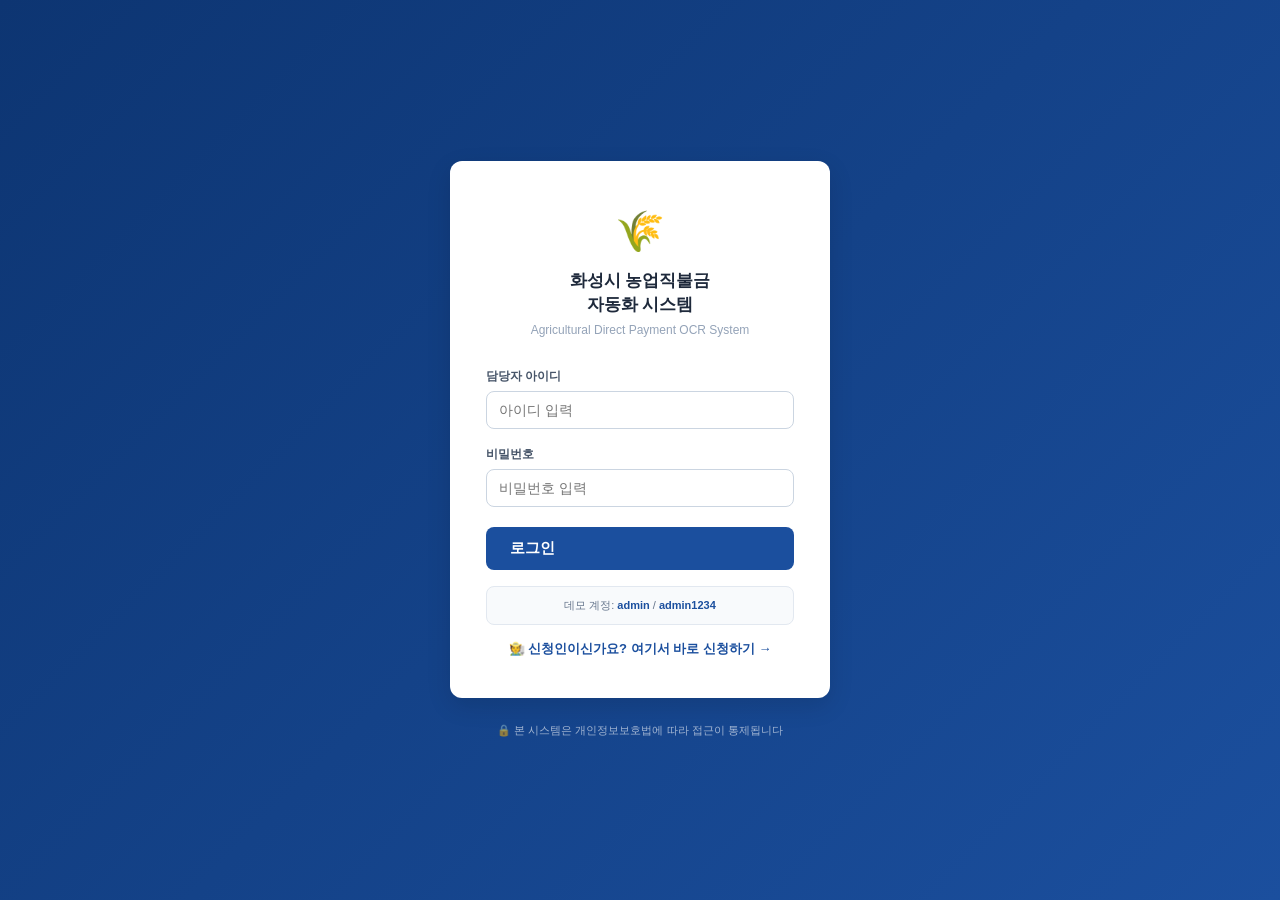
<file: staff/index.html>
<!DOCTYPE html>
<html lang="ko">
<head>
  <meta charset="UTF-8">
  <meta name="viewport" content="width=device-width, initial-scale=1.0">
  <title>화성시 농업직불금 자동화 시스템</title>
  <link rel="stylesheet" href="/shared/css/style.css">
  <style>
    .login-hint {
      margin-top: 16px;
      padding: 10px 14px;
      background: var(--gray-50);
      border: 1px solid var(--gray-200);
      border-radius: var(--radius);
      font-size: 11px;
      color: var(--gray-500);
      text-align: center;
    }
    .login-hint strong { color: var(--primary); }
    .error-msg {
      background: var(--danger-light);
      border: 1px solid var(--danger-border);
      color: var(--danger);
      padding: 10px 14px;
      border-radius: var(--radius);
      font-size: 13px;
      text-align: center;
      display: none;
    }
    .error-msg.visible { display: block; }
    .security-note {
      margin-top: 24px;
      display: flex;
      align-items: center;
      justify-content: center;
      gap: 6px;
      font-size: 11px;
      color: rgba(255,255,255,0.6);
    }
  </style>
</head>
<body>
  <div class="login-page">
    <div>
      <div class="login-card">
        <div class="login-logo">
          <span class="emblem">🌾</span>
          <h1>화성시 농업직불금<br>자동화 시스템</h1>
          <p>Agricultural Direct Payment OCR System</p>
        </div>

        <div class="error-msg" id="error-msg">
          아이디 또는 비밀번호가 올바르지 않습니다.
        </div>

        <form id="login-form">
          <div class="form-group">
            <label class="form-label" for="username">담당자 아이디</label>
            <input class="form-input" type="text" id="username" placeholder="아이디 입력" autocomplete="username">
          </div>
          <div class="form-group" style="margin-bottom:20px;">
            <label class="form-label" for="password">비밀번호</label>
            <input class="form-input" type="password" id="password" placeholder="비밀번호 입력" autocomplete="current-password">
          </div>
          <button class="btn btn-primary btn-lg" type="submit" style="width:100%;">로그인</button>
        </form>

        <div class="login-hint">
          데모 계정: <strong>admin</strong> / <strong>admin1234</strong>
        </div>

        <a href="/citizen/apply.html" style="display:block;margin-top:14px;text-align:center;
          font-size:13px;font-weight:600;color:var(--primary);text-decoration:none;">
          🧑‍🌾 신청인이신가요? 여기서 바로 신청하기 →
        </a>
      </div>

      <div class="security-note">
        🔒 본 시스템은 개인정보보호법에 따라 접근이 통제됩니다
      </div>
    </div>
  </div>

  <script>
    // 이미 로그인된 경우 대시보드로
    if (sessionStorage.getItem('isLoggedIn') === 'true') {
      location.href = 'dashboard.html';
    }

    document.getElementById('login-form').addEventListener('submit', function(e) {
      e.preventDefault();
      const id = document.getElementById('username').value.trim();
      const pw = document.getElementById('password').value;
      if (id === 'admin' && pw === 'admin1234') {
        sessionStorage.setItem('isLoggedIn', 'true');
        sessionStorage.setItem('userName', '김주무관');
        location.href = 'dashboard.html';
      } else {
        document.getElementById('error-msg').classList.add('visible');
      }
    });
  </script>
</body>
</html>
</file>
<file: shared/css/style.css>
:root {
  --primary: #1b4f9e;
  --primary-dark: #0d3572;
  --primary-light: #ebf0fa;
  --success: #27ae60;
  --success-light: #eafaf1;
  --success-border: #a9dfbf;
  --warning: #e67e22;
  --warning-light: #fef5e7;
  --warning-border: #f9ca8b;
  --danger: #e74c3c;
  --danger-light: #fdedec;
  --danger-border: #f5b7b1;
  --gray-50: #f8fafc;
  --gray-100: #f1f5f9;
  --gray-200: #e2e8f0;
  --gray-300: #cbd5e1;
  --gray-400: #94a3b8;
  --gray-500: #64748b;
  --gray-600: #475569;
  --gray-700: #334155;
  --gray-800: #1e293b;
  --white: #ffffff;
  --radius: 8px;
  --shadow-sm: 0 1px 3px rgba(0, 0, 0, 0.08);
  --shadow: 0 4px 12px rgba(0, 0, 0, 0.1);
  --shadow-lg: 0 8px 24px rgba(0, 0, 0, 0.12);
  --font: 'Malgun Gothic', '맑은 고딕', -apple-system, sans-serif;
}

* {
  margin: 0;
  padding: 0;
  box-sizing: border-box;
}

body {
  font-family: var(--font);
  background: var(--gray-100);
  color: var(--gray-800);
  font-size: 14px;
  line-height: 1.5;
}

/* ── Header ── */
.app-header {
  background: var(--primary);
  color: var(--white);
  height: 56px;
  display: flex;
  align-items: center;
  padding: 0 24px;
  gap: 12px;
  box-shadow: var(--shadow);
  position: sticky;
  top: 0;
  z-index: 100;
}
.app-header .logo {
  font-size: 16px;
  font-weight: 700;
  letter-spacing: -0.3px;
}
.app-header .subtitle {
  font-size: 12px;
  opacity: 0.75;
  margin-top: 1px;
}
.app-header nav {
  margin-left: auto;
  display: flex;
  align-items: center;
  gap: 8px;
}
.app-header nav a {
  color: rgba(255, 255, 255, 0.8);
  text-decoration: none;
  font-size: 13px;
  padding: 6px 12px;
  border-radius: var(--radius);
  transition: background 0.15s;
}
.app-header nav a:hover,
.app-header nav a.active {
  background: rgba(255, 255, 255, 0.15);
  color: var(--white);
}
.app-header .btn-logout {
  background: rgba(255, 255, 255, 0.1);
  border: 1px solid rgba(255, 255, 255, 0.2);
  color: var(--white);
  padding: 6px 14px;
  border-radius: var(--radius);
  cursor: pointer;
  font-size: 13px;
  font-family: var(--font);
  transition: background 0.15s;
}
.app-header .btn-logout:hover {
  background: rgba(255, 255, 255, 0.2);
}

/* ── Layout ── */
.page-wrapper {
  max-width: 1280px;
  margin: 0 auto;
  padding: 24px 24px 48px;
}
.page-title {
  font-size: 20px;
  font-weight: 700;
  color: var(--gray-800);
  margin-bottom: 20px;
}

/* ── Cards ── */
.card {
  background: var(--white);
  border-radius: var(--radius);
  border: 1px solid var(--gray-200);
  box-shadow: var(--shadow-sm);
  padding: 20px;
}
.card-title {
  font-size: 13px;
  font-weight: 600;
  color: var(--gray-500);
  text-transform: uppercase;
  letter-spacing: 0.5px;
  margin-bottom: 8px;
}

/* ── Stat Cards ── */
.stats-row {
  display: grid;
  grid-template-columns: repeat(3, 1fr);
  gap: 16px;
  margin-bottom: 24px;
}
.stat-card {
  background: var(--white);
  border-radius: var(--radius);
  border: 1px solid var(--gray-200);
  box-shadow: var(--shadow-sm);
  padding: 20px 24px;
  display: flex;
  flex-direction: column;
  gap: 6px;
}
.stat-card .stat-label {
  font-size: 12px;
  font-weight: 600;
  color: var(--gray-500);
  text-transform: uppercase;
  letter-spacing: 0.5px;
}
.stat-card .stat-value {
  font-size: 32px;
  font-weight: 700;
  color: var(--gray-800);
  line-height: 1;
}
.stat-card .stat-sub {
  font-size: 12px;
  color: var(--gray-400);
}
.stat-card.stat-warning .stat-value {
  color: var(--warning);
}
.stat-card.stat-danger .stat-value {
  color: var(--danger);
}
.stat-card.stat-success .stat-value {
  color: var(--success);
}

/* ── Buttons ── */
.btn {
  display: inline-flex;
  align-items: center;
  gap: 6px;
  padding: 8px 16px;
  border-radius: var(--radius);
  font-size: 13px;
  font-family: var(--font);
  font-weight: 600;
  cursor: pointer;
  border: none;
  transition: all 0.15s;
  text-decoration: none;
  white-space: nowrap;
}
.btn-primary {
  background: var(--primary);
  color: var(--white);
}
.btn-primary:hover {
  background: var(--primary-dark);
}
.btn-primary:disabled {
  background: var(--gray-300);
  color: var(--gray-400);
  cursor: not-allowed;
}
.btn-success {
  background: var(--success);
  color: var(--white);
}
.btn-success:hover {
  background: #219a52;
}
.btn-success:disabled {
  background: var(--gray-300);
  color: var(--gray-400);
  cursor: not-allowed;
}
.btn-outline {
  background: var(--white);
  color: var(--gray-700);
  border: 1px solid var(--gray-300);
}
.btn-outline:hover {
  background: var(--gray-50);
  border-color: var(--gray-400);
}
.btn-sm {
  padding: 5px 10px;
  font-size: 12px;
}
.btn-lg {
  padding: 12px 24px;
  font-size: 15px;
}

/* ── Upload Zone ── */
.upload-zone {
  border: 2px dashed var(--gray-300);
  border-radius: var(--radius);
  padding: 40px 24px;
  text-align: center;
  cursor: pointer;
  transition: all 0.2s;
  background: var(--gray-50);
}
.upload-zone:hover,
.upload-zone.drag-over {
  border-color: var(--primary);
  background: var(--primary-light);
}
.upload-zone .upload-icon {
  font-size: 40px;
  margin-bottom: 12px;
  display: block;
}
.upload-zone p {
  color: var(--gray-600);
  font-size: 14px;
  margin-bottom: 4px;
}
.upload-zone small {
  color: var(--gray-400);
  font-size: 12px;
}

/* ── Badge / Status ── */
.badge {
  display: inline-flex;
  align-items: center;
  gap: 4px;
  padding: 3px 10px;
  border-radius: 100px;
  font-size: 11px;
  font-weight: 600;
}
.badge-processing {
  background: #ebf0fa;
  color: var(--primary);
}
.badge-review {
  background: #fef5e7;
  color: var(--warning);
}
.badge-completed {
  background: var(--success-light);
  color: var(--success);
}
.badge-error {
  background: var(--danger-light);
  color: var(--danger);
}

/* ── Table ── */
.table-wrapper {
  overflow-x: auto;
  border-radius: var(--radius);
  border: 1px solid var(--gray-200);
}
table {
  width: 100%;
  border-collapse: collapse;
  background: var(--white);
}
thead th {
  background: var(--gray-50);
  padding: 12px 16px;
  text-align: left;
  font-size: 12px;
  font-weight: 600;
  color: var(--gray-500);
  text-transform: uppercase;
  letter-spacing: 0.4px;
  border-bottom: 1px solid var(--gray-200);
  white-space: nowrap;
}
tbody td {
  padding: 12px 16px;
  border-bottom: 1px solid var(--gray-100);
  color: var(--gray-700);
  font-size: 13px;
}
tbody tr:last-child td {
  border-bottom: none;
}
tbody tr:hover {
  background: var(--gray-50);
}
tbody tr.clickable {
  cursor: pointer;
}

/* ── Queue List ── */
.queue-list {
  list-style: none;
}
.queue-item {
  display: flex;
  align-items: center;
  gap: 12px;
  padding: 12px 16px;
  border-bottom: 1px solid var(--gray-100);
  transition: background 0.1s;
}
.queue-item:last-child {
  border-bottom: none;
}
.queue-item:hover {
  background: var(--gray-50);
}
.queue-item .file-icon {
  width: 36px;
  height: 36px;
  background: var(--primary-light);
  border-radius: 6px;
  display: flex;
  align-items: center;
  justify-content: center;
  font-size: 16px;
  flex-shrink: 0;
}
.queue-item .file-info {
  flex: 1;
  min-width: 0;
}
.queue-item .file-name {
  font-weight: 600;
  color: var(--gray-800);
  font-size: 13px;
  white-space: nowrap;
  overflow: hidden;
  text-overflow: ellipsis;
}
.queue-item .file-meta {
  font-size: 11px;
  color: var(--gray-400);
  margin-top: 2px;
}
.queue-item .queue-action {
  flex-shrink: 0;
}
.progress-bar {
  width: 100px;
  height: 4px;
  background: var(--gray-200);
  border-radius: 2px;
  overflow: hidden;
}
.progress-bar .fill {
  height: 100%;
  background: var(--primary);
  border-radius: 2px;
  transition: width 0.3s;
}

/* ── Login Page ── */
.login-page {
  min-height: 100vh;
  display: flex;
  align-items: center;
  justify-content: center;
  background: linear-gradient(
    135deg,
    var(--primary-dark) 0%,
    var(--primary) 100%
  );
}
.login-card {
  background: var(--white);
  border-radius: 12px;
  padding: 40px 36px;
  width: 380px;
  box-shadow: var(--shadow-lg);
}
.login-logo {
  text-align: center;
  margin-bottom: 28px;
}
.login-logo .emblem {
  font-size: 40px;
  display: block;
  margin-bottom: 8px;
}
.login-logo h1 {
  font-size: 17px;
  font-weight: 700;
  color: var(--gray-800);
  line-height: 1.4;
}
.login-logo p {
  font-size: 12px;
  color: var(--gray-400);
  margin-top: 4px;
}

/* ── Form Elements ── */
.form-group {
  margin-bottom: 16px;
}
.form-label {
  display: block;
  font-size: 12px;
  font-weight: 600;
  color: var(--gray-600);
  margin-bottom: 6px;
}
.form-input {
  width: 100%;
  padding: 10px 12px;
  border: 1.5px solid var(--gray-300);
  border-radius: var(--radius);
  font-size: 14px;
  font-family: var(--font);
  color: var(--gray-800);
  transition:
    border-color 0.15s,
    box-shadow 0.15s;
  outline: none;
  background: var(--white);
}
.form-input:focus {
  border-color: var(--primary);
  box-shadow: 0 0 0 3px rgba(27, 79, 158, 0.12);
}
.form-input.confidence-high {
  border-color: var(--success);
  background: var(--success-light);
}
.form-input.confidence-high:focus {
  box-shadow: 0 0 0 3px rgba(39, 174, 96, 0.15);
}
.form-input.confidence-mid {
  border-color: var(--warning);
  background: var(--warning-light);
}
.form-input.confidence-mid:focus {
  box-shadow: 0 0 0 3px rgba(230, 126, 34, 0.15);
}
.form-input.confidence-low {
  border-color: var(--danger);
  background: var(--danger-light);
}
.form-input.confidence-low:focus {
  box-shadow: 0 0 0 3px rgba(231, 76, 60, 0.15);
}
.form-input.input-error {
  border-color: var(--danger) !important;
  background: var(--danger-light) !important;
}
.field-error {
  font-size: 11px;
  color: var(--danger);
  margin-top: 4px;
  display: none;
}
.field-error.visible {
  display: block;
}

/* ── Confidence Badge ── */
.confidence-badge {
  display: inline-flex;
  align-items: center;
  gap: 4px;
  font-size: 11px;
  font-weight: 600;
  padding: 2px 8px;
  border-radius: 100px;
}
.confidence-badge.high {
  background: var(--success-light);
  color: var(--success);
}
.confidence-badge.mid {
  background: var(--warning-light);
  color: var(--warning);
}
.confidence-badge.low {
  background: var(--danger-light);
  color: var(--danger);
}

/* ── Review Page ── */
.review-layout {
  display: grid;
  grid-template-columns: 60% 40%;
  gap: 20px;
  height: calc(100vh - 56px);
}
.image-panel {
  background: var(--gray-800);
  display: flex;
  flex-direction: column;
  overflow: hidden;
}
.image-panel-header {
  background: var(--gray-700);
  padding: 10px 16px;
  display: flex;
  align-items: center;
  gap: 8px;
  flex-shrink: 0;
}
.image-panel-header span {
  color: var(--gray-300);
  font-size: 12px;
  font-weight: 600;
}
.page-nav-btn {
  background: var(--gray-600);
  border: 1px solid var(--gray-500);
  color: var(--gray-200);
  border-radius: 4px;
  padding: 3px 10px;
  font-size: 11px;
  cursor: pointer;
  font-family: var(--font);
  transition: background 0.15s;
}
.page-nav-btn:hover {
  background: var(--primary);
  border-color: var(--primary);
  color: #fff;
}
.page-nav-btn.active {
  background: var(--primary);
  border-color: var(--primary);
  color: #fff;
  font-weight: 600;
}
.image-scroll {
  flex: 1;
  overflow-y: auto;
  overflow-x: hidden;
  padding: 16px;
}
/* 실제 이미지: 원본 비율 그대로, 가로 이미지는 가로로 */
.image-scroll img {
  width: 100%;
  height: auto;
  max-width: 100%;
  display: block;
  border-radius: 4px;
  box-shadow: 0 4px 20px rgba(0, 0, 0, 0.4);
}
/* 목 캔버스: A4 세로 형식 고정 */
.image-scroll canvas {
  width: 100%;
  max-width: 595px;
  height: auto;
  display: block;
  border-radius: 4px;
  box-shadow: 0 4px 20px rgba(0, 0, 0, 0.4);
  margin: 0 auto;
}
.form-panel {
  display: flex;
  flex-direction: column;
  overflow: hidden;
  background: var(--white);
}
.form-panel-header {
  padding: 16px 20px 12px;
  border-bottom: 1px solid var(--gray-200);
  flex-shrink: 0;
  background: var(--white);
}
.form-panel-header h2 {
  font-size: 15px;
  font-weight: 700;
  color: var(--gray-800);
}
.form-panel-header .app-meta {
  font-size: 11px;
  color: var(--gray-400);
  margin-top: 2px;
}
.confidence-legend {
  display: flex;
  gap: 12px;
  padding: 10px 20px;
  background: var(--gray-50);
  border-bottom: 1px solid var(--gray-200);
  flex-shrink: 0;
}
.legend-item {
  display: flex;
  align-items: center;
  gap: 5px;
  font-size: 11px;
  color: var(--gray-600);
}
.legend-dot {
  width: 10px;
  height: 10px;
  border-radius: 50%;
  flex-shrink: 0;
}
.legend-dot.high {
  background: var(--success);
}
.legend-dot.mid {
  background: var(--warning);
}
.legend-dot.low {
  background: var(--danger);
}
.form-scroll {
  flex: 1;
  overflow-y: auto;
  padding: 16px 20px;
}
.form-section {
  margin-bottom: 24px;
}
.form-section-title {
  font-size: 12px;
  font-weight: 700;
  color: var(--gray-500);
  text-transform: uppercase;
  letter-spacing: 0.5px;
  border-bottom: 1px solid var(--gray-200);
  padding-bottom: 8px;
  margin-bottom: 14px;
}
.review-field {
  margin-bottom: 14px;
  position: relative;
}
.review-field-label {
  display: flex;
  align-items: center;
  gap: 8px;
  margin-bottom: 5px;
}
.review-field-label .label-text {
  font-size: 12px;
  font-weight: 600;
  color: var(--gray-600);
}
.review-field-check {
  margin-top: 6px;
  display: flex;
  align-items: center;
  gap: 6px;
}
.review-field-check input[type='checkbox'] {
  width: 15px;
  height: 15px;
  cursor: pointer;
  accent-color: var(--primary);
}
.review-field-check label {
  font-size: 11px;
  color: var(--gray-500);
  cursor: pointer;
}
.form-panel-footer {
  padding: 14px 20px;
  border-top: 1px solid var(--gray-200);
  display: flex;
  align-items: center;
  gap: 10px;
  background: var(--white);
  flex-shrink: 0;
}
.footer-hint {
  font-size: 11px;
  color: var(--gray-400);
  margin-left: auto;
}

/* ── Crop Tooltip ── */
#crop-tooltip {
  position: fixed;
  display: none;
  background: var(--white);
  border: 2px solid var(--primary);
  border-radius: 8px;
  padding: 6px;
  box-shadow: var(--shadow-lg);
  pointer-events: none;
  z-index: 9999;
}
#crop-tooltip .tooltip-label {
  font-size: 10px;
  font-weight: 600;
  color: var(--primary);
  margin-bottom: 4px;
  text-align: center;
}
#crop-tooltip canvas {
  display: block;
  border-radius: 4px;
}

/* ── Completed Page ── */
.export-bar {
  display: flex;
  align-items: center;
  gap: 10px;
  margin-bottom: 16px;
}
.export-bar .export-label {
  font-size: 13px;
  color: var(--gray-600);
  margin-right: auto;
}
.masked {
  color: var(--gray-400);
  letter-spacing: 1px;
}

/* ── Scrollbar ── */
::-webkit-scrollbar {
  width: 6px;
  height: 6px;
}
::-webkit-scrollbar-track {
  background: transparent;
}
::-webkit-scrollbar-thumb {
  background: var(--gray-300);
  border-radius: 3px;
}
::-webkit-scrollbar-thumb:hover {
  background: var(--gray-400);
}

/* ── Utility ── */
.mt-4 {
  margin-top: 4px;
}
.mt-8 {
  margin-top: 8px;
}
.mt-16 {
  margin-top: 16px;
}
.mb-16 {
  margin-bottom: 16px;
}
.flex {
  display: flex;
}
.items-center {
  align-items: center;
}
.gap-8 {
  gap: 8px;
}
.gap-12 {
  gap: 12px;
}
.text-sm {
  font-size: 12px;
}
.text-muted {
  color: var(--gray-400);
}
.fw-600 {
  font-weight: 600;
}
.empty-state {
  text-align: center;
  padding: 48px 24px;
  color: var(--gray-400);
}
.empty-state .empty-icon {
  font-size: 36px;
  margin-bottom: 12px;
}
.empty-state p {
  font-size: 14px;
}

/* ── Security Banner ── */
.security-banner {
  background: #ebf0fa;
  border: 1px solid #c3d1f0;
  border-radius: var(--radius);
  padding: 10px 16px;
  display: flex;
  align-items: center;
  gap: 8px;
  font-size: 12px;
  color: var(--primary);
  margin-bottom: 16px;
}

/* ── 소농 지급요건 조건 판정 배지 ── */
.cond-row {
  display: flex;
  align-items: center;
  gap: 10px;
  margin-bottom: 12px;
}
.cond-label {
  font-size: 12px;
  color: var(--gray-600);
  flex: 1;
  min-width: 0;
}
.cond-input-wrap {
  display: flex;
  align-items: center;
  gap: 8px;
  flex: 1.2;
}
.cond-badge {
  display: inline-flex;
  align-items: center;
  gap: 4px;
  padding: 3px 10px;
  border-radius: 100px;
  font-size: 12px;
  font-weight: 700;
  white-space: nowrap;
  flex-shrink: 0;
}
.cond-badge.pass {
  background: var(--success-light);
  color: var(--success);
  border: 1px solid var(--success-border);
}
.cond-badge.fail {
  background: var(--danger-light);
  color: var(--danger);
  border: 1px solid var(--danger-border);
}
.cond-badge.unknown {
  background: var(--gray-100);
  color: var(--gray-400);
  border: 1px solid var(--gray-200);
}
.cond-notice {
  font-size: 11px;
  color: var(--warning);
  background: var(--warning-light);
  border: 1px solid var(--warning-border);
  border-radius: var(--radius);
  padding: 8px 12px;
  margin-top: 8px;
}

/* ── 가족관계 테이블 ── */
.fam-table {
  width: 100%;
  border-collapse: collapse;
  font-size: 12px;
  margin-top: 4px;
}
.fam-table th {
  background: var(--gray-100);
  padding: 6px 8px;
  text-align: left;
  font-weight: 600;
  color: var(--gray-500);
  border: 1px solid var(--gray-200);
  font-size: 11px;
}
.fam-table td {
  padding: 4px 6px;
  border: 1px solid var(--gray-200);
  vertical-align: middle;
}
.fam-table .fam-input {
  width: 100%;
  border: none;
  outline: none;
  background: transparent;
  font-size: 12px;
  font-family: var(--font);
  color: var(--gray-800);
  padding: 2px 4px;
}
.fam-table .fam-input:focus {
  background: var(--primary-light);
}
.fam-table tr.conf-low td {
  background: var(--danger-light);
}
.fam-table tr.conf-mid td {
  background: var(--warning-light);
}
.fam-table tr.empty-row td {
  background: var(--gray-50);
  color: var(--gray-300);
}

/* ── 설정 모달 (Secret Key) ── */
.settings-btn {
  background: rgba(255, 255, 255, 0.1);
  border: 1px solid rgba(255, 255, 255, 0.2);
  color: var(--white);
  width: 34px;
  height: 34px;
  border-radius: var(--radius);
  cursor: pointer;
  font-size: 16px;
  display: flex;
  align-items: center;
  justify-content: center;
  transition: background 0.15s;
  flex-shrink: 0;
}
.settings-btn:hover {
  background: rgba(255, 255, 255, 0.2);
}
.modal-overlay {
  position: fixed;
  inset: 0;
  background: rgba(0, 0, 0, 0.4);
  z-index: 1000;
  display: flex;
  align-items: center;
  justify-content: center;
}
.modal-overlay.hidden {
  display: none;
}
.modal-box {
  background: var(--white);
  border-radius: 12px;
  padding: 28px 32px;
  width: 420px;
  box-shadow: var(--shadow-lg);
}
.modal-box h3 {
  font-size: 16px;
  font-weight: 700;
  margin-bottom: 6px;
}
.modal-box p {
  font-size: 12px;
  color: var(--gray-500);
  margin-bottom: 18px;
}
.api-status {
  display: inline-flex;
  align-items: center;
  gap: 5px;
  font-size: 12px;
  font-weight: 600;
  padding: 3px 10px;
  border-radius: 100px;
  margin-left: 8px;
}
.api-status.connected {
  background: var(--success-light);
  color: var(--success);
}
.api-status.disconnected {
  background: var(--gray-100);
  color: var(--gray-400);
}
.modal-actions {
  display: flex;
  gap: 8px;
  margin-top: 16px;
  justify-content: flex-end;
}

/* ── 소농 최종 판정 요약 배너 ── */
.sonanong-summary {
  padding: 14px 18px;
  border-radius: var(--radius);
  font-size: 15px;
  font-weight: 700;
  text-align: center;
  margin: 12px 0 4px;
  letter-spacing: -0.2px;
}
.sonanong-summary.pass {
  background: var(--success-light);
  color: var(--success);
  border: 1px solid var(--success-border);
}
.sonanong-summary.fail {
  background: var(--danger-light);
  color: var(--danger);
  border: 1px solid var(--danger-border);
}
.sonanong-summary.unknown {
  background: var(--gray-100);
  color: var(--gray-400);
  border: 1px solid var(--gray-200);
}

/* 배치 업로드 */
.upload-controls {
  display: flex;
  align-items: center;
  gap: 8px;
  margin-bottom: 10px;
  width: 100%;
}
.ppa-select {
  padding: 4px 8px;
  border: 1px solid var(--gray-300);
  border-radius: 6px;
  font-size: 13px;
  font-family: var(--font);
  background: var(--white);
  cursor: pointer;
}
.upload-file-list {
  margin-top: 6px;
  max-height: 150px;
  overflow-y: auto;
  text-align: left;
  width: 100%;
}
.upload-file-item {
  font-size: 12px;
  color: var(--gray-600);
  padding: 2px 4px;
  white-space: nowrap;
  overflow: hidden;
  text-overflow: ellipsis;
}
.pair-summary {
  font-size: 13px;
  font-weight: 600;
}
.pair-summary.ready {
  color: var(--success);
}
.pair-summary.warn {
  color: var(--warning);
}
</file>
